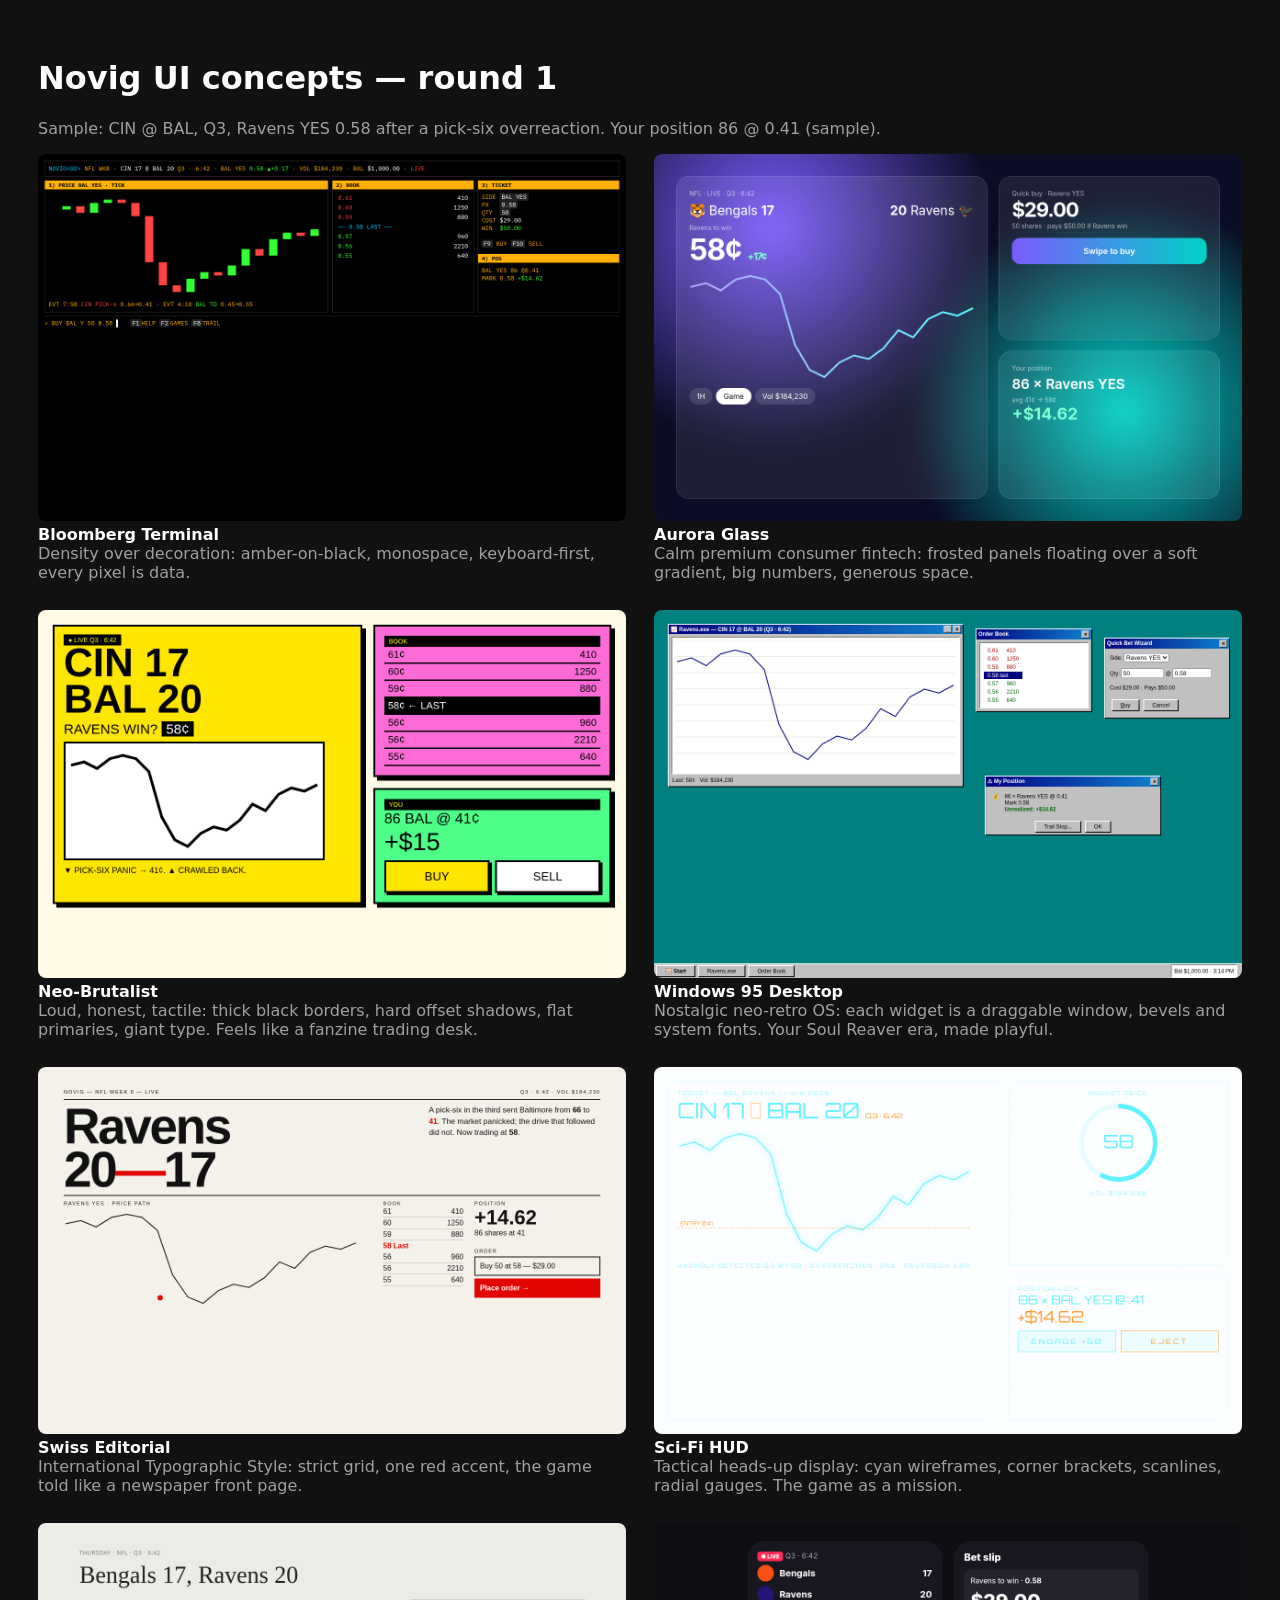
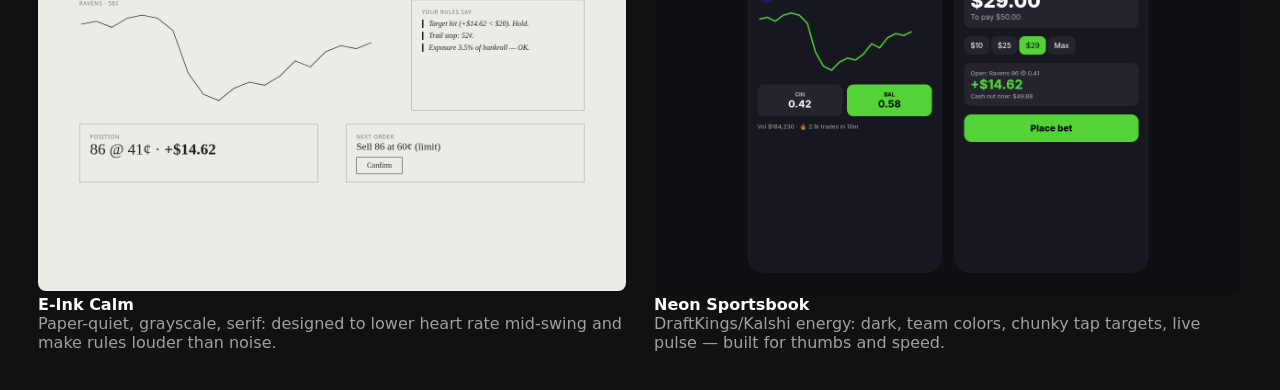
<file: concepts/index.html>
<!doctype html><meta charset=utf-8><title>Novig UI concepts</title><body style="background:#111;color:#fff;font-family:system-ui;padding:30px"><h1>Novig UI concepts — round 1</h1><p style="opacity:.6">Sample: CIN @ BAL, Q3, Ravens YES 0.58 after a pick-six overreaction. Your position 86 @ 0.41 (sample).</p><div style="display:grid;grid-template-columns:1fr 1fr;gap:28px"><a href="01-terminal.html" style="color:#fff;text-decoration:none"><figure style="margin:0"><img src="01-terminal.png" style="width:100%;border-radius:8px"><figcaption><b>Bloomberg Terminal</b><br><span style="opacity:.6">Density over decoration: amber-on-black, monospace, keyboard-first, every pixel is data.</span></figcaption></figure></a><a href="02-glass.html" style="color:#fff;text-decoration:none"><figure style="margin:0"><img src="02-glass.png" style="width:100%;border-radius:8px"><figcaption><b>Aurora Glass</b><br><span style="opacity:.6">Calm premium consumer fintech: frosted panels floating over a soft gradient, big numbers, generous space.</span></figcaption></figure></a><a href="03-brutalist.html" style="color:#fff;text-decoration:none"><figure style="margin:0"><img src="03-brutalist.png" style="width:100%;border-radius:8px"><figcaption><b>Neo-Brutalist</b><br><span style="opacity:.6">Loud, honest, tactile: thick black borders, hard offset shadows, flat primaries, giant type. Feels like a fanzine trading desk.</span></figcaption></figure></a><a href="04-win95.html" style="color:#fff;text-decoration:none"><figure style="margin:0"><img src="04-win95.png" style="width:100%;border-radius:8px"><figcaption><b>Windows 95 Desktop</b><br><span style="opacity:.6">Nostalgic neo-retro OS: each widget is a draggable window, bevels and system fonts. Your Soul Reaver era, made playful.</span></figcaption></figure></a><a href="05-swiss.html" style="color:#fff;text-decoration:none"><figure style="margin:0"><img src="05-swiss.png" style="width:100%;border-radius:8px"><figcaption><b>Swiss Editorial</b><br><span style="opacity:.6">International Typographic Style: strict grid, one red accent, the game told like a newspaper front page.</span></figcaption></figure></a><a href="06-hud.html" style="color:#fff;text-decoration:none"><figure style="margin:0"><img src="06-hud.png" style="width:100%;border-radius:8px"><figcaption><b>Sci-Fi HUD</b><br><span style="opacity:.6">Tactical heads-up display: cyan wireframes, corner brackets, scanlines, radial gauges. The game as a mission.</span></figcaption></figure></a><a href="07-eink.html" style="color:#fff;text-decoration:none"><figure style="margin:0"><img src="07-eink.png" style="width:100%;border-radius:8px"><figcaption><b>E-Ink Calm</b><br><span style="opacity:.6">Paper-quiet, grayscale, serif: designed to lower heart rate mid-swing and make rules louder than noise.</span></figcaption></figure></a><a href="08-sportsbook.html" style="color:#fff;text-decoration:none"><figure style="margin:0"><img src="08-sportsbook.png" style="width:100%;border-radius:8px"><figcaption><b>Neon Sportsbook</b><br><span style="opacity:.6">DraftKings/Kalshi energy: dark, team colors, chunky tap targets, live pulse — built for thumbs and speed.</span></figcaption></figure></a></div>
</file>
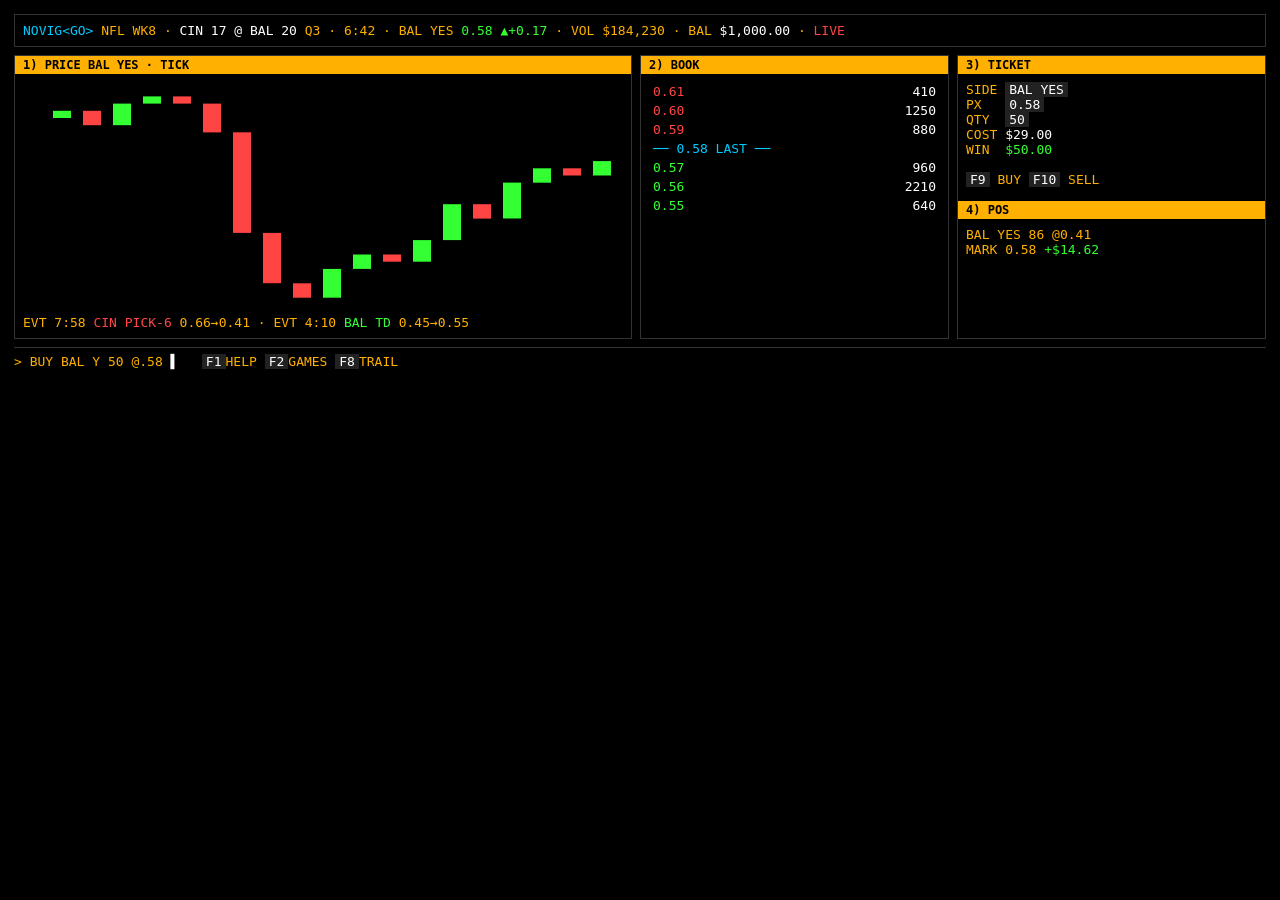
<file: concepts/01-terminal.html>
<!doctype html><meta charset=utf-8><title>Bloomberg Terminal</title><body>
<style>body{background:#000;color:#ffb000;font:13px 'IBM Plex Mono',Menlo,monospace;margin:0;padding:14px}
.g{display:grid;grid-template-columns:2fr 1fr 1fr;gap:8px}.p{border:1px solid #333;padding:8px}h2{background:#ffb000;color:#000;margin:-8px -8px 8px;padding:2px 8px;font-size:12px}
.w{color:#fff}.gr{color:#3f3}.rd{color:#f44}.c{color:#0cf}table{width:100%;border-collapse:collapse}td{padding:2px 4px}
.k{background:#222;color:#fff;padding:0 4px}.cmd{border-top:1px solid #333;margin-top:8px;padding-top:6px}svg path{stroke:#ffb000;fill:none;stroke-width:1.5}
.up{fill:#3f3}.dn{fill:#f44}</style>
<div class=p style="margin-bottom:8px"><span class=c>NOVIG&lt;GO&gt;</span> NFL WK8 · <span class=w>CIN 17 @ BAL 20</span> Q3 · 6:42 · BAL YES <span class=gr>0.58 ▲+0.17</span> · VOL $184,230 · BAL <span class=w>$1,000.00</span> · <span class=rd>LIVE</span></div>
<div class=g><div class=p><h2>1) PRICE BAL YES · TICK</h2><svg width=600 height=230><rect x="30.0" y="28.8" width="18.0" height="7.2" class="up"/><rect x="60.0" y="28.8" width="18.0" height="14.4" class="dn"/><rect x="90.0" y="21.6" width="18.0" height="21.6" class="up"/><rect x="120.0" y="14.4" width="18.0" height="7.2" class="up"/><rect x="150.0" y="14.4" width="18.0" height="7.2" class="dn"/><rect x="180.0" y="21.6" width="18.0" height="28.8" class="dn"/><rect x="210.0" y="50.3" width="18.0" height="100.6" class="dn"/><rect x="240.0" y="150.9" width="18.0" height="50.3" class="dn"/><rect x="270.0" y="201.3" width="18.0" height="14.4" class="dn"/><rect x="300.0" y="186.9" width="18.0" height="28.8" class="up"/><rect x="330.0" y="172.5" width="18.0" height="14.4" class="up"/><rect x="360.0" y="172.5" width="18.0" height="7.2" class="dn"/><rect x="390.0" y="158.1" width="18.0" height="21.6" class="up"/><rect x="420.0" y="122.2" width="18.0" height="35.9" class="up"/><rect x="450.0" y="122.2" width="18.0" height="14.4" class="dn"/><rect x="480.0" y="100.6" width="18.0" height="35.9" class="up"/><rect x="510.0" y="86.3" width="18.0" height="14.4" class="up"/><rect x="540.0" y="86.3" width="18.0" height="7.2" class="dn"/><rect x="570.0" y="79.1" width="18.0" height="14.4" class="up"/></svg>
<div>EVT 7:58 <span class=rd>CIN PICK-6</span> 0.66→0.41 · EVT 4:10 <span class=gr>BAL TD</span> 0.45→0.55</div></div>
<div class=p><h2>2) BOOK</h2><table><tr><td class=rd>0.61</td><td class=w align=right>410</td></tr><tr><td class=rd>0.60</td><td class=w align=right>1250</td></tr><tr><td class=rd>0.59</td><td class=w align=right>880</td></tr><tr><td colspan=2 class=c>── 0.58 LAST ──</td></tr><tr><td class=gr>0.57</td><td class=w align=right>960</td></tr><tr><td class=gr>0.56</td><td class=w align=right>2210</td></tr><tr><td class=gr>0.55</td><td class=w align=right>640</td></tr></table></div>
<div class=p><h2>3) TICKET</h2>SIDE <span class=k>BAL YES</span><br>PX&nbsp;&nbsp; <span class=k>0.58</span><br>QTY&nbsp; <span class=k>50</span><br>COST <span class=w>$29.00</span><br>WIN&nbsp; <span class=gr>$50.00</span><br><br><span class=k>F9</span> BUY <span class=k>F10</span> SELL<h2 style="margin-top:14px">4) POS</h2>BAL YES 86 @0.41<br>MARK 0.58 <span class=gr>+$14.62</span></div></div>
<div class=cmd>&gt; BUY BAL Y 50 @.58 <span class=w>▌</span> &nbsp; <span class=k>F1</span>HELP <span class=k>F2</span>GAMES <span class=k>F8</span>TRAIL</div>
</file>
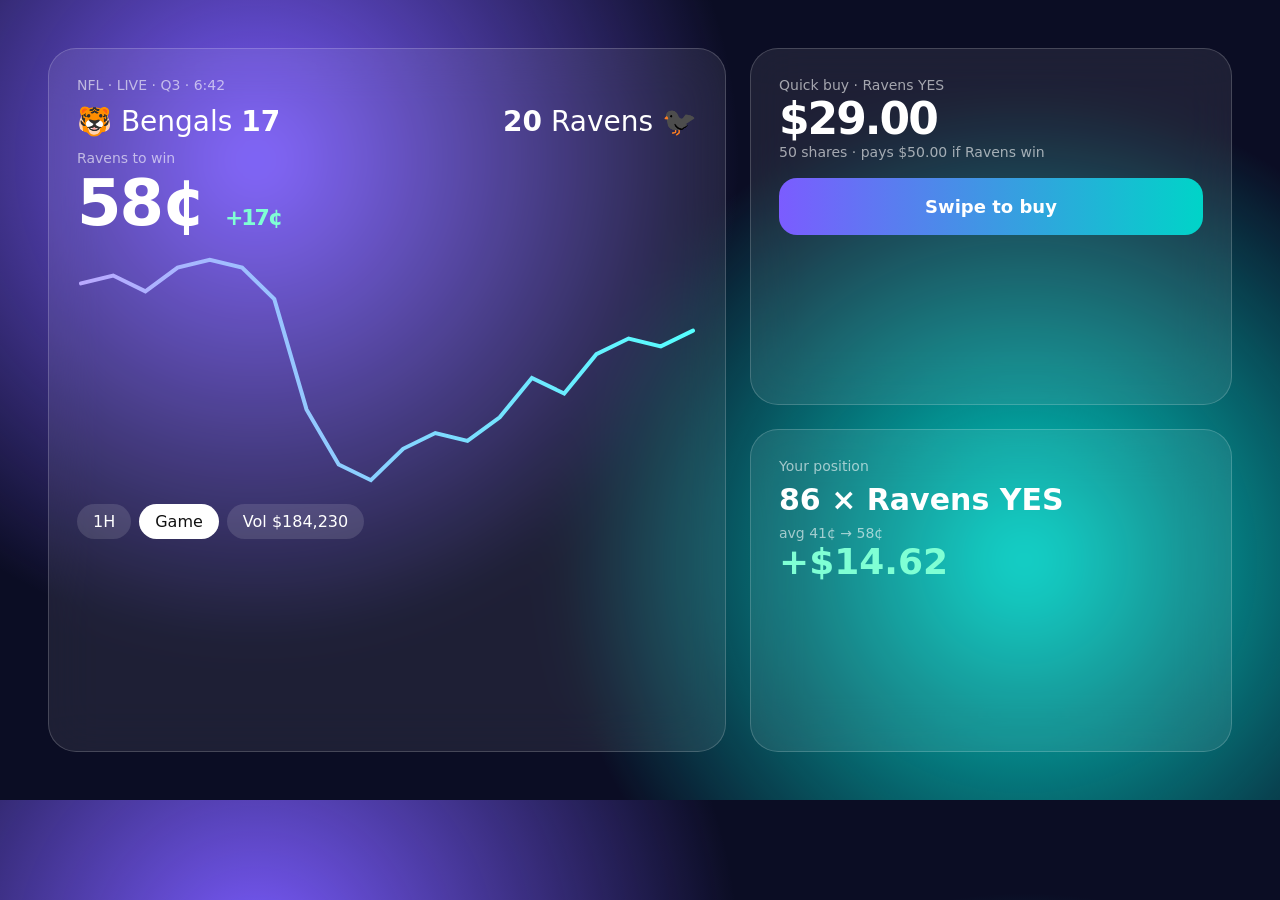
<file: concepts/02-glass.html>
<!doctype html><meta charset=utf-8><title>Aurora Glass</title><body>
<style>body{margin:0;height:800px;font-family:Inter,system-ui,sans-serif;color:#fff;background:radial-gradient(circle at 20% 20%,#7b5cff,transparent 40%),radial-gradient(circle at 80% 70%,#00d4c8,transparent 40%),#0b0d24;display:grid;grid-template-columns:1.4fr 1fr;gap:24px;padding:48px;box-sizing:border-box}
.c{background:rgba(255,255,255,.08);backdrop-filter:blur(24px);border:1px solid rgba(255,255,255,.18);border-radius:28px;padding:28px}.m{opacity:.6;font-size:14px}.big{font-size:64px;font-weight:700;letter-spacing:-2px}
svg path{stroke:url(#g);stroke-width:4;fill:none;stroke-linecap:round}.pill{display:inline-block;padding:8px 16px;border-radius:99px;background:rgba(255,255,255,.12);margin-right:8px}
.btn{display:block;text-align:center;padding:18px;border-radius:18px;background:linear-gradient(90deg,#7b5cff,#00d4c8);font-weight:600;font-size:18px;margin-top:18px}</style>
<div class=c style="grid-row:span 2"><div class=m>NFL · LIVE · Q3 · 6:42</div><div style="display:flex;justify-content:space-between;font-size:28px;margin:12px 0"><span>🐯 Bengals <b>17</b></span><span><b>20</b> Ravens 🐦‍⬛</span></div>
<div class=m>Ravens to win</div><div class=big>58¢ <span style="font-size:22px;color:#7fffd4">+17¢</span></div>
<svg width=620 height=260><defs><linearGradient id=g><stop stop-color=#b9a8ff /><stop offset=1 stop-color=#5ff /></linearGradient></defs><path d="M4.0,43.4 L36.2,35.5 L68.4,51.3 L100.6,27.6 L132.8,19.8 L165.1,27.6 L197.3,59.1 L229.5,169.4 L261.7,224.5 L293.9,240.2 L326.1,208.8 L358.3,193.0 L390.5,200.9 L422.7,177.3 L454.9,137.9 L487.2,153.6 L519.4,114.2 L551.6,98.5 L583.8,106.4 L616.0,90.6"/></svg>
<span class=pill>1H</span><span class=pill style="background:#fff;color:#111">Game</span><span class=pill>Vol $184,230</span></div>
<div class=c><div class=m>Quick buy · Ravens YES</div><div class=big style="font-size:44px">$29.00</div><div class=m>50 shares · pays $50.00 if Ravens win</div><a class=btn>Swipe to buy</a></div>
<div class=c><div class=m>Your position</div><div style="font-size:30px;font-weight:600;margin:8px 0">86 × Ravens YES</div><div class=m>avg 41¢ → 58¢</div><div style="font-size:36px;color:#7fffd4;font-weight:700">+$14.62</div></div>
</file>
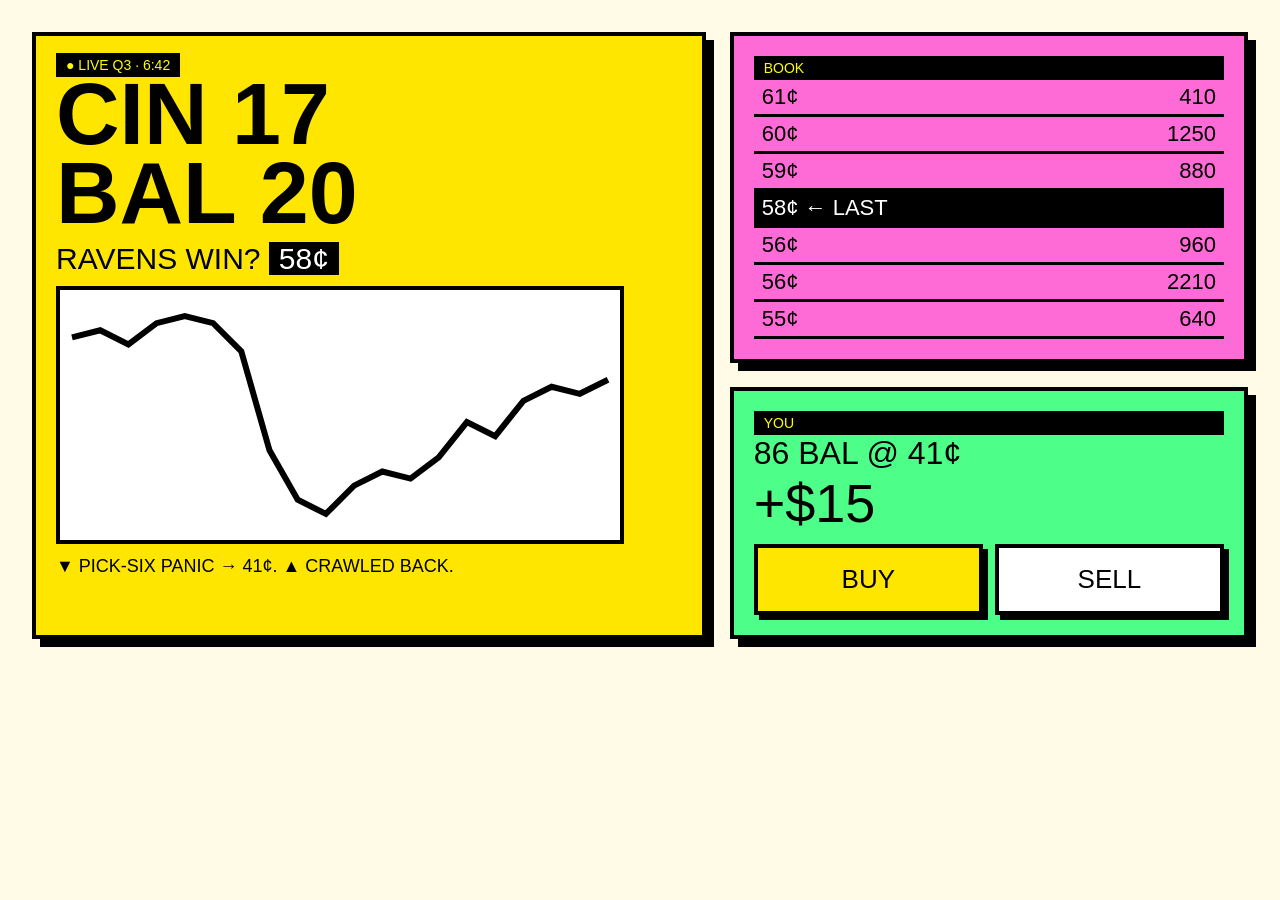
<file: concepts/03-brutalist.html>
<!doctype html><meta charset=utf-8><title>Neo-Brutalist</title><body>
<style>body{margin:0;padding:32px;background:#fffbe6;font-family:'Arial Black',Arial,sans-serif;color:#000;display:grid;grid-template-columns:1.3fr 1fr;gap:24px}
.b{border:4px solid #000;box-shadow:8px 8px 0 #000;padding:20px;background:#fff}h1{font-size:88px;margin:0;line-height:.9}.tag{background:#000;color:#ff0;padding:4px 10px;font-size:14px}
.y{background:#ffe600}.p{background:#ff6bd6}.g{background:#4dff88}svg path{stroke:#000;stroke-width:6;fill:none}.btn{border:4px solid #000;box-shadow:5px 5px 0 #000;padding:16px;font-size:26px;text-align:center;margin-top:10px}
table{width:100%;border-collapse:collapse;font-size:22px}td{border-bottom:3px solid #000;padding:4px 8px}</style>
<div class="b y" style="grid-row:span 2"><span class=tag>● LIVE Q3 · 6:42</span><h1>CIN 17<br>BAL 20</h1><div style="font-size:30px;margin:10px 0">RAVENS WIN? <span style="background:#000;color:#fff;padding:0 10px">58¢</span></div>
<svg width=560 height=250 style="background:#fff;border:4px solid #000"><path d="M12.0,47.3 L40.2,40.3 L68.4,54.4 L96.6,33.2 L124.8,26.1 L153.1,33.2 L181.3,61.4 L209.5,160.3 L237.7,209.8 L265.9,223.9 L294.1,195.6 L322.3,181.5 L350.5,188.6 L378.7,167.4 L406.9,132.1 L435.2,146.2 L463.4,110.9 L491.6,96.8 L519.8,103.8 L548.0,89.7"/></svg><div style="font-size:18px;margin-top:8px">▼ PICK-SIX PANIC → 41¢. ▲ CRAWLED BACK.</div></div>
<div class="b p"><div class=tag>BOOK</div><table><tr><td>61¢</td><td align=right>410</td></tr><tr><td>60¢</td><td align=right>1250</td></tr><tr><td>59¢</td><td align=right>880</td></tr><tr style="background:#000;color:#fff"><td colspan=2>58¢ ← LAST</td></tr><tr><td>56¢</td><td align=right>960</td></tr><tr><td>56¢</td><td align=right>2210</td></tr><tr><td>55¢</td><td align=right>640</td></tr></table></div>
<div class="b g"><div class=tag>YOU</div><div style="font-size:32px">86 BAL @ 41¢</div><div style="font-size:54px">+$15</div><div style="display:grid;grid-template-columns:1fr 1fr;gap:12px"><div class="btn y">BUY</div><div class="btn" style="background:#fff">SELL</div></div></div>
</file>
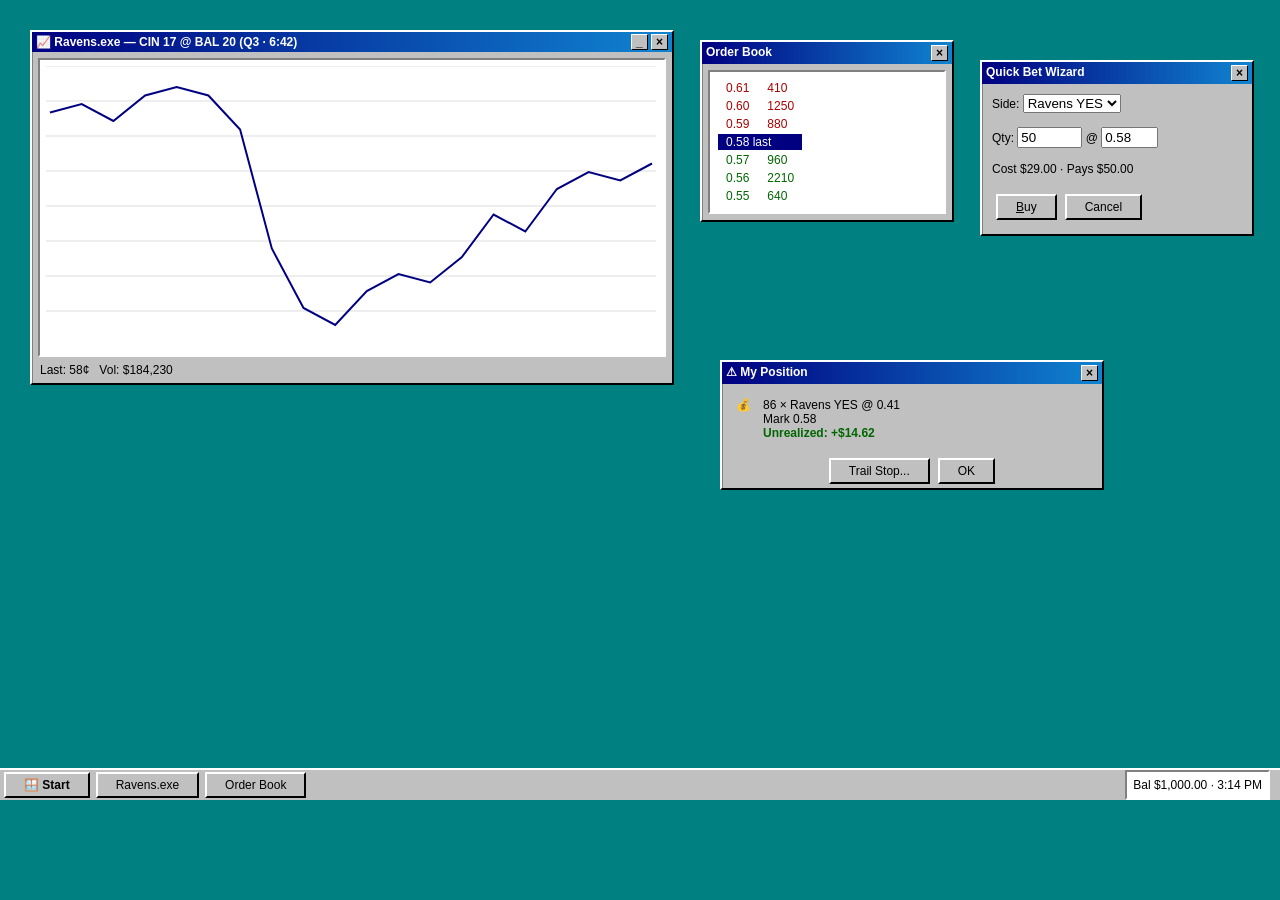
<file: concepts/04-win95.html>
<!doctype html><meta charset=utf-8><title>Windows 95 Desktop</title><body>
<style>body{margin:0;height:800px;background:#008080;font:12px 'MS Sans Serif',Tahoma,sans-serif;position:relative}
.w{position:absolute;background:#c0c0c0;border:2px solid;border-color:#fff #000 #000 #fff;box-shadow:1px 1px 0 #808080 inset}.t{background:linear-gradient(90deg,#000080,#1084d0);color:#fff;font-weight:bold;padding:3px 4px;display:flex;justify-content:space-between}
.x{background:#c0c0c0;color:#000;border:1px solid;border-color:#fff #000 #000 #fff;padding:0 4px}.in{background:#fff;border:2px solid;border-color:#808080 #fff #fff #808080;margin:6px;padding:6px}
.bt{border:2px solid;border-color:#fff #000 #000 #fff;padding:4px 18px;display:inline-block;margin:4px}svg path{stroke:#000080;stroke-width:2;fill:none}.bar{position:absolute;bottom:0;left:0;right:0;height:30px;background:#c0c0c0;border-top:2px solid #fff;display:flex;align-items:center;gap:6px;padding:0 4px}
td{padding:1px 8px}</style>
<div class=w style="left:30px;top:30px;width:640px"><div class=t>📈 Ravens.exe — CIN 17 @ BAL 20 (Q3 · 6:42)<span><span class=x>_</span> <span class=x>×</span></span></div><div class=in><svg width=610 height=280 style="background:#fff"><line x1=0 x2=610 y1=0 y2=0 stroke=#ddd /><line x1=0 x2=610 y1=35 y2=35 stroke=#ddd /><line x1=0 x2=610 y1=70 y2=70 stroke=#ddd /><line x1=0 x2=610 y1=105 y2=105 stroke=#ddd /><line x1=0 x2=610 y1=140 y2=140 stroke=#ddd /><line x1=0 x2=610 y1=175 y2=175 stroke=#ddd /><line x1=0 x2=610 y1=210 y2=210 stroke=#ddd /><line x1=0 x2=610 y1=245 y2=245 stroke=#ddd /><path d="M4.0,46.5 L35.7,38.0 L67.4,55.0 L99.1,29.5 L130.7,21.0 L162.4,29.5 L194.1,63.5 L225.8,182.5 L257.5,242.0 L289.2,259.0 L320.8,225.0 L352.5,208.0 L384.2,216.5 L415.9,191.0 L447.6,148.5 L479.3,165.5 L510.9,123.0 L542.6,106.0 L574.3,114.5 L606.0,97.5"/></svg></div><div style="padding:0 8px 6px">Last: 58¢ &nbsp; Vol: $184,230</div></div>
<div class=w style="left:700px;top:40px;width:250px"><div class=t>Order Book<span class=x>×</span></div><div class=in><table><tr style="color:#a00"><td>0.61</td><td>410</td></tr><tr style="color:#a00"><td>0.60</td><td>1250</td></tr><tr style="color:#a00"><td>0.59</td><td>880</td></tr><tr style="background:#000080;color:#fff"><td colspan=2>0.58 last</td></tr><tr style="color:#060"><td>0.57</td><td>960</td></tr><tr style="color:#060"><td>0.56</td><td>2210</td></tr><tr style="color:#060"><td>0.55</td><td>640</td></tr></table></div></div>
<div class=w style="left:980px;top:60px;width:270px"><div class=t>Quick Bet Wizard<span class=x>×</span></div><div style="padding:10px">Side: <select><option>Ravens YES</option></select><br><br>Qty: <input value=50 size=6> @ <input value=0.58 size=5><br><br>Cost $29.00 · Pays $50.00<br><br><span class=bt><u>B</u>uy</span><span class=bt>Cancel</span></div></div>
<div class=w style="left:720px;top:360px;width:380px"><div class=t>⚠ My Position<span class=x>×</span></div><div style="padding:14px;display:flex;gap:12px">💰<div>86 × Ravens YES @ 0.41<br>Mark 0.58<br><b style="color:#060">Unrealized: +$14.62</b></div></div><div style="text-align:center"><span class=bt>Trail Stop...</span><span class=bt>OK</span></div></div>
<div class=bar><span class=bt style="font-weight:bold;margin:0">🪟 Start</span><span class=bt style="margin:0">Ravens.exe</span><span class=bt style="margin:0">Order Book</span><span style="margin-left:auto" class=in>Bal $1,000.00 · 3:14 PM</span></div>
</file>
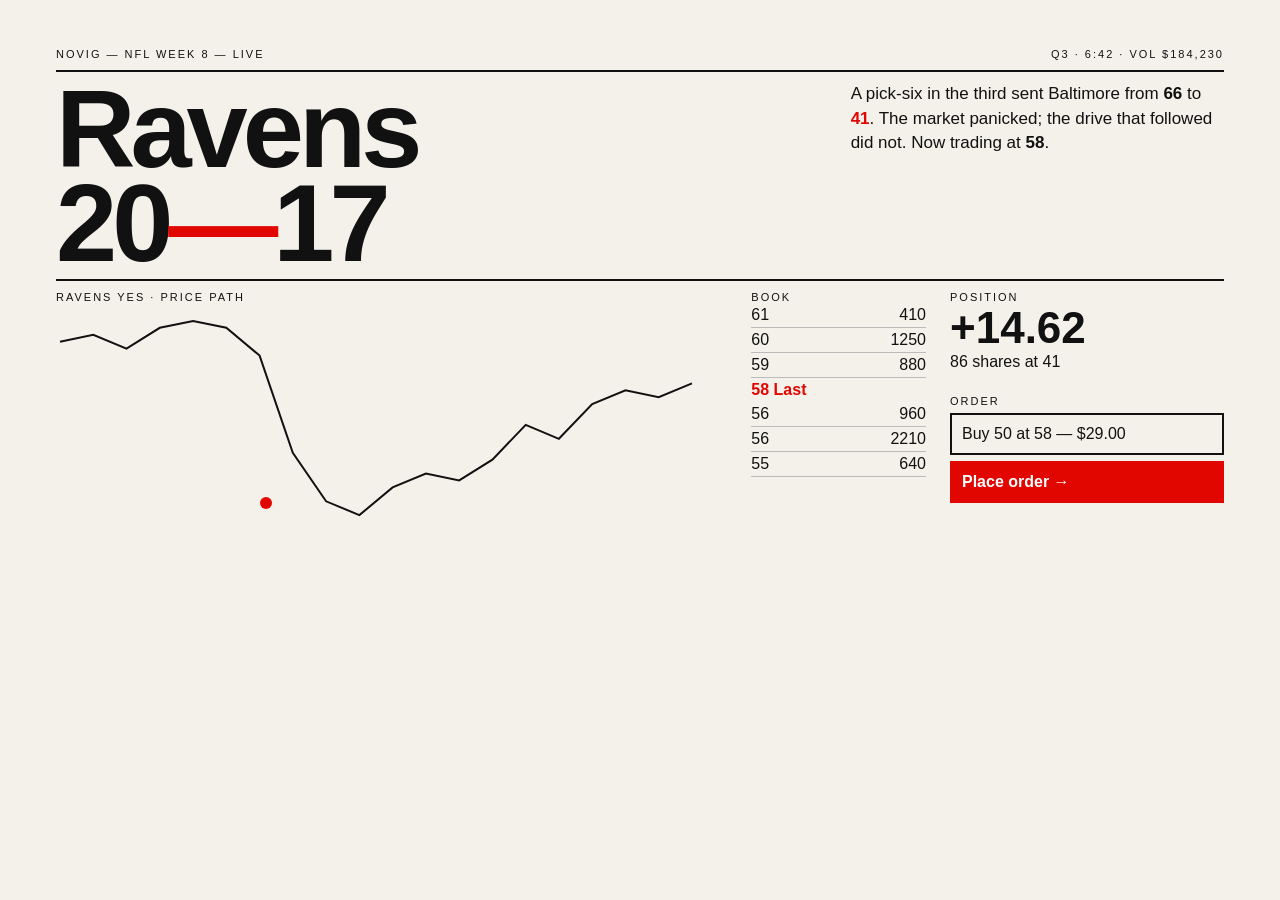
<file: concepts/05-swiss.html>
<!doctype html><meta charset=utf-8><title>Swiss Editorial</title><body>
<style>body{margin:0;padding:48px 56px;background:#f4f1ea;color:#111;font-family:'Helvetica Neue',Helvetica,Arial,sans-serif;display:grid;grid-template-columns:repeat(12,1fr);gap:0 24px}
.r{color:#e10600}hr{grid-column:1/-1;border:0;border-top:2px solid #111;margin:10px 0}.s{font-size:11px;letter-spacing:2px;text-transform:uppercase}
h1{grid-column:1/9;font-size:110px;letter-spacing:-5px;line-height:.85;margin:0;font-weight:700}svg path{stroke:#111;stroke-width:2;fill:none}</style>
<div class=s style="grid-column:1/7">Novig — NFL Week 8 — Live</div><div class=s style="grid-column:7/13;text-align:right">Q3 · 6:42 · Vol $184,230</div><hr>
<h1>Ravens<br>20<span class=r>—</span>17</h1><div style="grid-column:9/13;font-size:17px;line-height:1.45">A pick-six in the third sent Baltimore from <b>66</b> to <b class=r>41</b>. The market panicked; the drive that followed did not. Now trading at <b>58</b>.</div><hr>
<div style="grid-column:1/8"><div class=s>Ravens YES · price path</div><svg width=640 height=230><path d="M4.0,38.7 L37.3,31.8 L70.5,45.6 L103.8,24.8 L137.1,17.9 L170.3,24.8 L203.6,52.6 L236.8,149.7 L270.1,198.3 L303.4,212.1 L336.6,184.4 L369.9,170.5 L403.2,177.4 L436.4,156.6 L469.7,121.9 L502.9,135.8 L536.2,101.1 L569.5,87.3 L602.7,94.2 L636.0,80.3"/><circle cx=210 cy=200 r=6 fill=#e10600 /></svg></div>
<div style="grid-column:8/10"><div class=s>Book</div><div style="display:flex;justify-content:space-between;border-bottom:1px solid #bbb;padding:3px 0"><span>61</span><span>410</span></div><div style="display:flex;justify-content:space-between;border-bottom:1px solid #bbb;padding:3px 0"><span>60</span><span>1250</span></div><div style="display:flex;justify-content:space-between;border-bottom:1px solid #bbb;padding:3px 0"><span>59</span><span>880</span></div><div class=r style="font-weight:700;padding:3px 0">58 Last</div><div style="display:flex;justify-content:space-between;border-bottom:1px solid #bbb;padding:3px 0"><span>56</span><span>960</span></div><div style="display:flex;justify-content:space-between;border-bottom:1px solid #bbb;padding:3px 0"><span>56</span><span>2210</span></div><div style="display:flex;justify-content:space-between;border-bottom:1px solid #bbb;padding:3px 0"><span>55</span><span>640</span></div></div>
<div style="grid-column:10/13"><div class=s>Position</div><div style="font-size:44px;font-weight:700">+14.62</div><div>86 shares at 41</div><div class=s style="margin-top:24px">Order</div><div style="border:2px solid #111;padding:10px;margin-top:6px">Buy 50 at 58 — $29.00</div><div style="background:#e10600;color:#fff;padding:12px;margin-top:6px;font-weight:700">Place order →</div></div>
</file>
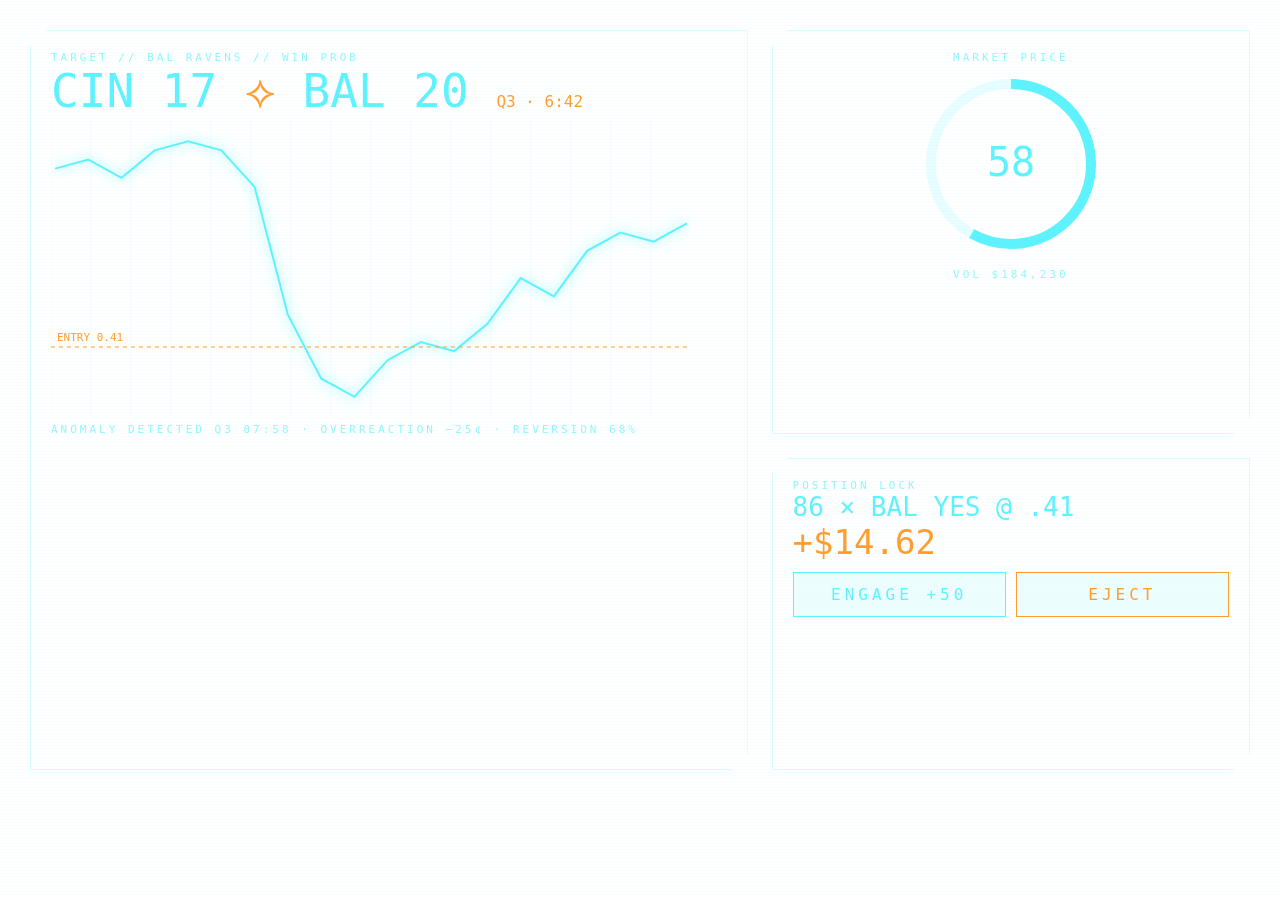
<file: concepts/06-hud.html>
<!doctype html><meta charset=utf-8><title>Sci-Fi HUD</title><body>
<style>body{margin:0;height:800px;background:radial-gradient(#06202a,#010508);color:#5ef2ff;font-family:'Orbitron','Rajdhani',monospace;padding:30px;box-sizing:border-box;display:grid;grid-template-columns:1.5fr 1fr;gap:24px;
background-image:repeating-linear-gradient(0deg,rgba(94,242,255,.04) 0 1px,transparent 1px 3px)}.f{position:relative;padding:20px;border:1px solid rgba(94,242,255,.25);clip-path:polygon(16px 0,100% 0,100% calc(100% - 16px),calc(100% - 16px) 100%,0 100%,0 16px)}
.l{font-size:11px;letter-spacing:3px;opacity:.7}.o{color:#ff9d2e}svg .ln{stroke:#5ef2ff;stroke-width:2;fill:none;filter:drop-shadow(0 0 6px #5ef2ff)}.btn{border:1px solid #5ef2ff;padding:12px;text-align:center;letter-spacing:4px;margin-top:10px;background:rgba(94,242,255,.1)}</style>
<div class=f style="grid-row:span 2"><div class=l>TARGET // BAL RAVENS // WIN PROB</div><div style="font-size:46px">CIN 17 <span class=o>⟡</span> BAL 20 <span style="font-size:16px" class=o>Q3 · 6:42</span></div>
<svg width=640 height=300><line x1=0 y1=0 x2=0 y2=300 stroke="rgba(94,242,255,.08)"/><line x1=40 y1=0 x2=40 y2=300 stroke="rgba(94,242,255,.08)"/><line x1=80 y1=0 x2=80 y2=300 stroke="rgba(94,242,255,.08)"/><line x1=120 y1=0 x2=120 y2=300 stroke="rgba(94,242,255,.08)"/><line x1=160 y1=0 x2=160 y2=300 stroke="rgba(94,242,255,.08)"/><line x1=200 y1=0 x2=200 y2=300 stroke="rgba(94,242,255,.08)"/><line x1=240 y1=0 x2=240 y2=300 stroke="rgba(94,242,255,.08)"/><line x1=280 y1=0 x2=280 y2=300 stroke="rgba(94,242,255,.08)"/><line x1=320 y1=0 x2=320 y2=300 stroke="rgba(94,242,255,.08)"/><line x1=360 y1=0 x2=360 y2=300 stroke="rgba(94,242,255,.08)"/><line x1=400 y1=0 x2=400 y2=300 stroke="rgba(94,242,255,.08)"/><line x1=440 y1=0 x2=440 y2=300 stroke="rgba(94,242,255,.08)"/><line x1=480 y1=0 x2=480 y2=300 stroke="rgba(94,242,255,.08)"/><line x1=520 y1=0 x2=520 y2=300 stroke="rgba(94,242,255,.08)"/><line x1=560 y1=0 x2=560 y2=300 stroke="rgba(94,242,255,.08)"/><line x1=600 y1=0 x2=600 y2=300 stroke="rgba(94,242,255,.08)"/><path class=ln d="M4.0,49.6 L37.3,40.5 L70.5,58.8 L103.8,31.4 L137.1,22.3 L170.3,31.4 L203.6,67.9 L236.8,195.6 L270.1,259.5 L303.4,277.8 L336.6,241.2 L369.9,223.0 L403.2,232.1 L436.4,204.8 L469.7,159.1 L502.9,177.4 L536.2,131.8 L569.5,113.5 L602.7,122.6 L636.0,104.4"/><line x1=0 x2=640 y1=228 y2=228 stroke=#ff9d2e stroke-dasharray=4 /><text x=6 y=222 fill=#ff9d2e font-size=11>ENTRY 0.41</text></svg>
<div class=l>ANOMALY DETECTED Q3 07:58 · OVERREACTION −25¢ · REVERSION 68%</div></div>
<div class=f style="text-align:center"><div class=l>MARKET PRICE</div><svg width=200 height=200><circle cx=100 cy=100 r=80 stroke="rgba(94,242,255,.15)" stroke-width=10 fill=none /><circle cx=100 cy=100 r=80 stroke=#5ef2ff stroke-width=10 fill=none stroke-dasharray="292 999" transform="rotate(-90 100 100)"/><text x=100 y=112 text-anchor=middle fill=#5ef2ff font-size=40>58</text></svg><div class=l>VOL $184,230</div></div>
<div class=f><div class=l>POSITION LOCK</div><div style="font-size:26px">86 × BAL YES @ .41</div><div class=o style="font-size:34px">+$14.62</div><div style="display:grid;grid-template-columns:1fr 1fr;gap:10px"><div class=btn>ENGAGE +50</div><div class=btn style="border-color:#ff9d2e;color:#ff9d2e">EJECT</div></div></div>
</file>
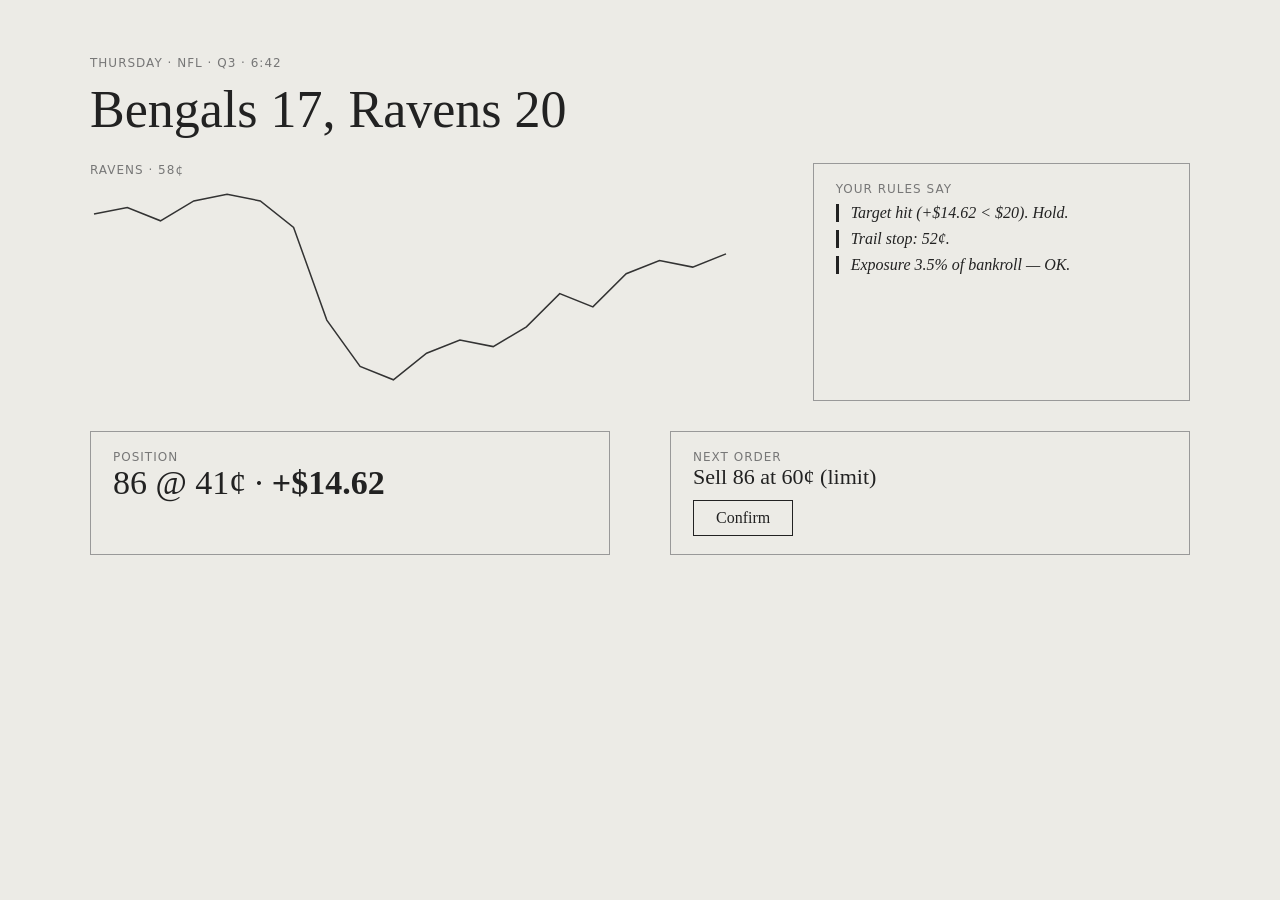
<file: concepts/07-eink.html>
<!doctype html><meta charset=utf-8><title>E-Ink Calm</title><body>
<style>body{margin:0;padding:56px 90px;background:#ecebe6;color:#222;font-family:Georgia,'Iowan Old Style',serif;filter:grayscale(1)}.row{display:flex;gap:60px}.s{font:12px system-ui;color:#777;letter-spacing:1px;text-transform:uppercase}
svg path{stroke:#333;stroke-width:1.5;fill:none}.box{border:1px solid #999;padding:18px 22px;flex:1}.rule{border-left:3px solid #222;padding-left:12px;margin:8px 0;font-style:italic}</style>
<div class=s>Thursday · NFL · Q3 · 6:42</div><div style="font-size:52px;margin:10px 0 24px">Bengals 17, Ravens 20</div>
<div class=row><div style="flex:2"><div class=s>Ravens · 58¢</div><svg width=640 height=220><path d="M4.0,37.1 L37.3,30.5 L70.5,43.8 L103.8,23.9 L137.1,17.3 L170.3,23.9 L203.6,50.4 L236.8,143.1 L270.1,189.5 L303.4,202.8 L336.6,176.2 L369.9,163.0 L403.2,169.6 L436.4,149.8 L469.7,116.6 L502.9,129.9 L536.2,96.7 L569.5,83.5 L602.7,90.1 L636.0,76.9"/></svg></div>
<div class=box><div class=s>Your rules say</div><div class=rule>Target hit (+$14.62 &lt; $20). Hold.</div><div class=rule>Trail stop: 52¢.</div><div class=rule>Exposure 3.5% of bankroll — OK.</div></div></div>
<div class=row style="margin-top:30px"><div class=box><div class=s>Position</div><div style="font-size:34px">86 @ 41¢ · <b>+$14.62</b></div></div><div class=box><div class=s>Next order</div><div style="font-size:22px">Sell 86 at 60¢ (limit)</div><div style="margin-top:10px;border:1px solid #222;display:inline-block;padding:8px 22px">Confirm</div></div></div>
</file>
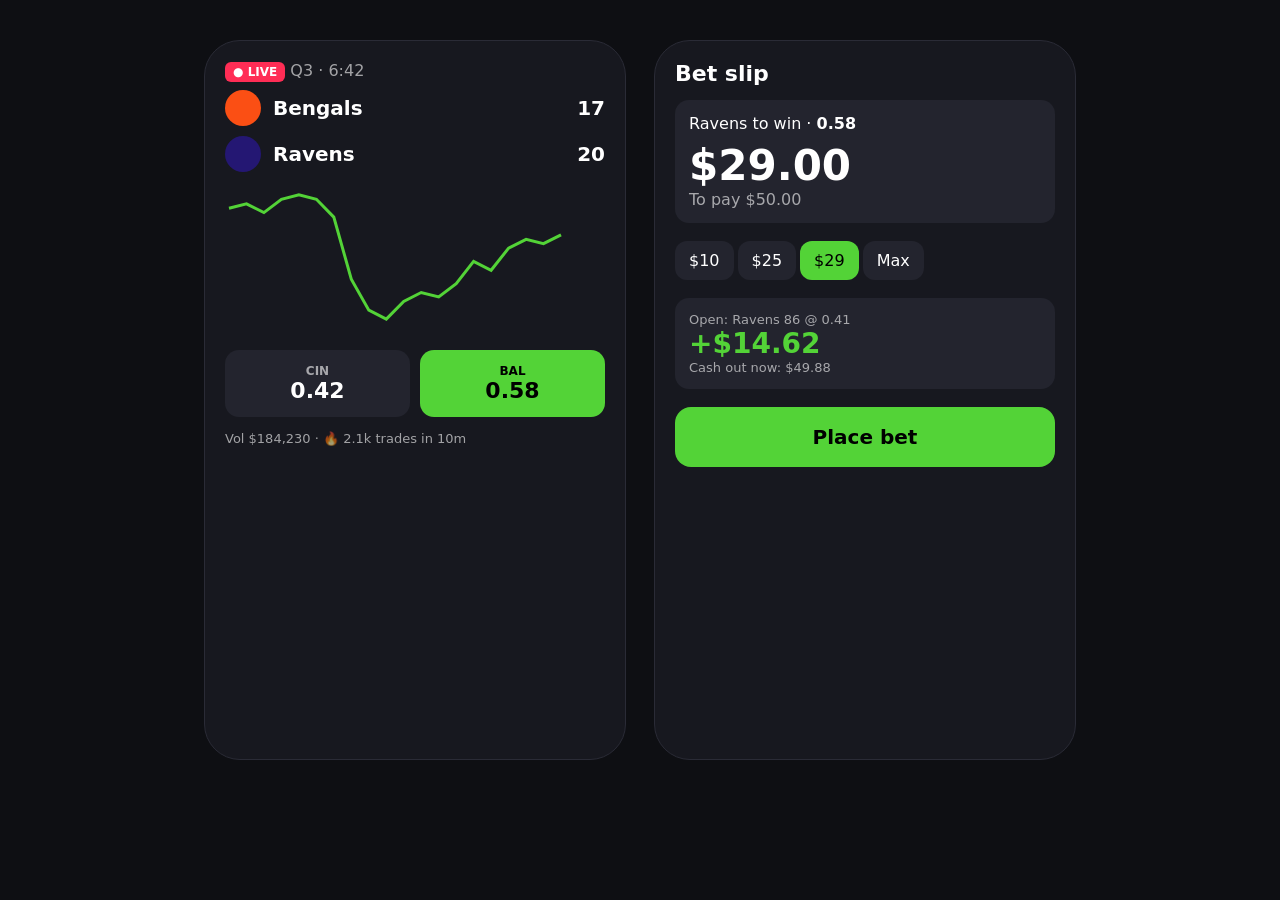
<file: concepts/08-sportsbook.html>
<!doctype html><meta charset=utf-8><title>Neon Sportsbook</title><body>
<style>body{margin:0;height:800px;background:#0e0f13;color:#fff;font-family:'Inter',system-ui,sans-serif;display:flex;gap:28px;padding:40px;box-sizing:border-box;justify-content:center}
.ph{width:380px;background:#17181f;border-radius:36px;padding:20px;border:1px solid #2a2b36}.tm{display:flex;align-items:center;gap:12px;font-size:20px;font-weight:700;margin:10px 0}.dot{width:36px;height:36px;border-radius:50%}
.odd{display:grid;grid-template-columns:1fr 1fr;gap:10px;margin:14px 0}.o{background:#23242e;border-radius:14px;padding:14px;text-align:center;font-weight:700;font-size:22px}.sel{background:#53d337;color:#000}
.live{background:#ff2d55;padding:3px 8px;border-radius:6px;font-size:12px;font-weight:800}svg path{stroke:#53d337;stroke-width:3;fill:none}.cta{background:#53d337;color:#000;text-align:center;padding:18px;border-radius:16px;font-weight:800;font-size:20px}
.chip{display:inline-block;background:#23242e;padding:10px 14px;border-radius:12px;margin:4px 4px 0 0}</style>
<div class=ph><span class=live>● LIVE</span> <span style="opacity:.6">Q3 · 6:42</span><div class=tm><div class=dot style="background:#fb4f14"></div>Bengals<span style="margin-left:auto">17</span></div><div class=tm><div class=dot style="background:#241773"></div>Ravens<span style="margin-left:auto">20</span></div>
<svg width=340 height=150><path d="M4.0,26.2 L21.5,21.8 L38.9,30.6 L56.4,17.3 L73.9,12.9 L91.4,17.3 L108.8,35.1 L126.3,97.2 L143.8,128.2 L161.3,137.1 L178.7,119.4 L196.2,110.5 L213.7,114.9 L231.2,101.6 L248.6,79.4 L266.1,88.3 L283.6,66.1 L301.1,57.3 L318.5,61.7 L336.0,52.8"/></svg><div class=odd><div class=o><div style="font-size:12px;opacity:.6">CIN</div>0.42</div><div class="o sel"><div style="font-size:12px">BAL</div>0.58</div></div>
<div style="opacity:.6;font-size:13px">Vol $184,230 · 🔥 2.1k trades in 10m</div></div>
<div class=ph><div style="font-weight:800;font-size:22px">Bet slip</div><div style="background:#23242e;border-radius:14px;padding:14px;margin:14px 0">Ravens to win · <b>0.58</b><div style="font-size:42px;font-weight:800;margin-top:8px">$29.00</div><div style="opacity:.6">To pay $50.00</div></div>
<span class=chip>$10</span><span class=chip>$25</span><span class=chip style="background:#53d337;color:#000">$29</span><span class=chip>Max</span>
<div style="background:#23242e;border-radius:14px;padding:14px;margin:18px 0"><div style="opacity:.6;font-size:13px">Open: Ravens 86 @ 0.41</div><div style="font-size:28px;font-weight:800;color:#53d337">+$14.62</div><div style="opacity:.6;font-size:13px">Cash out now: $49.88</div></div><div class=cta>Place bet</div></div>
</file>
